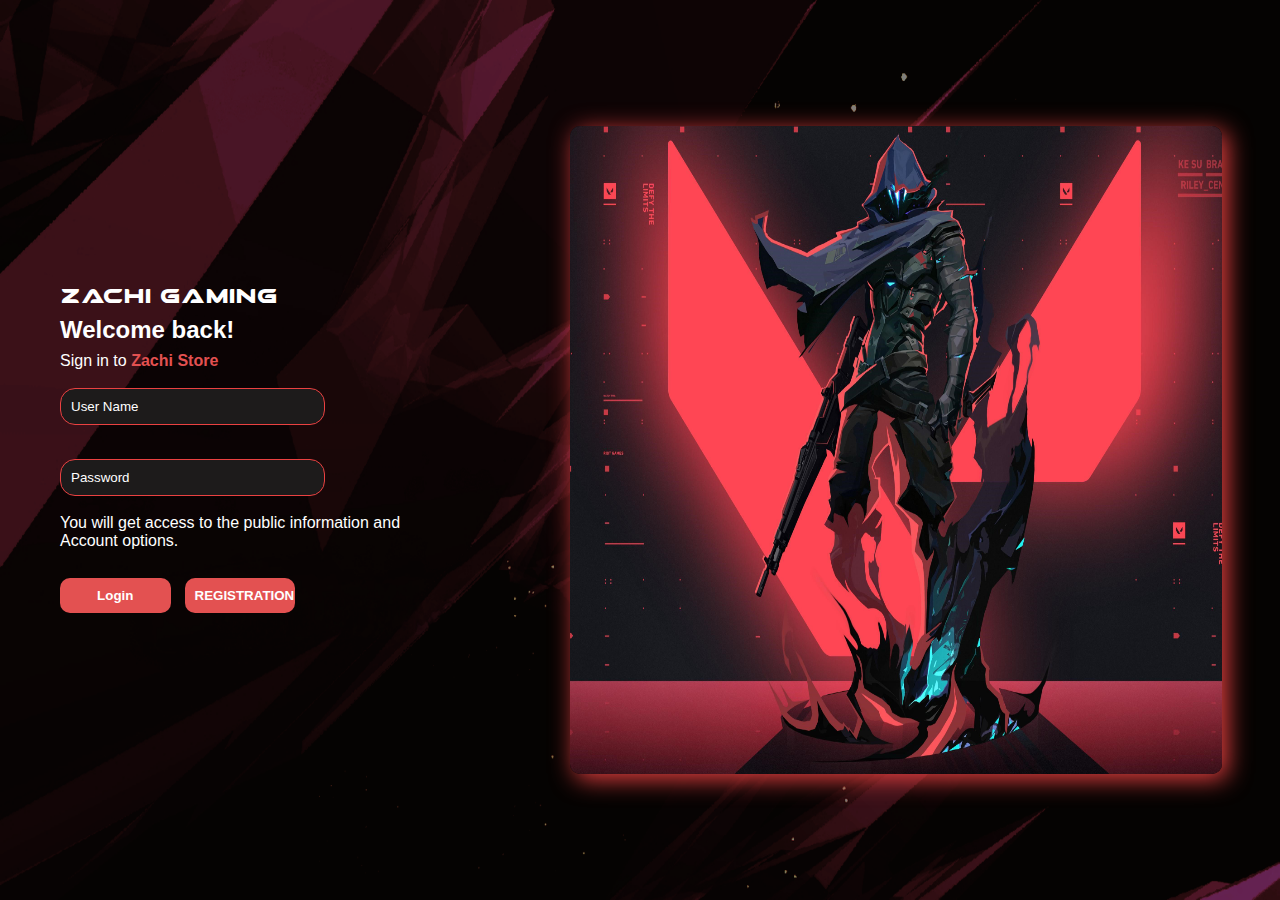
<file: index.html>
<!DOCTYPE html>
<html>
<head>
    <meta name="viewport" content="width=device-width, initial-scale=1.0">
    <title>Login</title>
    <link rel="stylesheet" type="text/css" href="./Login Page.css">
</head>
<body>
    <div class="container">
    <div class="left">
        <h1>Zachi Gaming</h1>
        <h2>Welcome back!</h2>
        <p>Sign in to <span>Zachi Store</span></p>
   
    <input type="text" placeholder="User Name"/><br>
    <input type="password" placeholder="Password" />
    <p>You will get access to the public information and <br> Account options.</p>
    <div class="but">
    <a href="./Home.html"><button>Login</button></a>
    <button>REGISTRATION</button>
    </div>
    </div>
    
    <div class="right">
        <img src="./IMG/img Right.jpg" alt="Image">
    </div>

    </div>
    
</body>
</html>
</file>
<file: Login Page.css>
*{
    padding: 0;
    margin: 0;
    box-sizing: border-box;
}
body{
    color: white;
    height: 100vh;
    background: linear-gradient(90deg, rgb(29, 28, 28) 0%, rgb(23, 22, 22) 50%, rgb(19, 18, 18) 100%);
    filter: blur(50%);
    background: url(./IMG/LOGIN_BACK.png) no-repeat fixed;
    background-size: 100% 100vh;
}
h1{
    color: rgb(255, 255, 255);
    font-size: 20px;
    font-family:fac;
}
@font-face {
    font-family: fac;
    src: url(./FONT/CANAVAR.ttf);
}
h2{
    font-family:Verdana, Geneva, Tahoma, sans-serif;
}
p{
    font-family: 'Gill Sans', 'Gill Sans MT', Calibri, 'Trebuchet MS', sans-serif;
    margin-bottom: 10px;
}
span{
    color: #e35151;
    font-weight: bold;
}

.container{
    height: 100vh;
    display: flex;
    justify-content: center;
    align-items: center;
}
.left{
    height: 100%;
    padding: 10px;
    width: 40%;
    display: flex;
    flex-direction: column;
    justify-content: center;
    align-items: flex-start;
    gap:8px;    
    padding-left: 60px;

}
.right{
    width: 60%;
    height: 80%;
    display: flex;
    justify-content: center;
    align-items: center;
}
img{
    width: 85%;
    height: 90%;
    border-radius: 10px;
    box-shadow: 5px 5px 25px #ea4141;
}
input{
    width: 60%;
    padding: 10px;
    border-radius: 15px;  
    border:1px solid #ea4141;
    background-color: rgb(29, 27, 27);
}
input::placeholder{
    color: white;
}
button{
    color: white;
    font-weight: bold;
    width: 25%;
    padding: 10px;
    border: none;
    border-radius: 10px;
    background-color: #e35151;
    margin-top: 10px;
    margin-right: 10px;
}
a{
    text-decoration: none;
    text-decoration: white;    
}
.left p:nth-child(7){
    margin-top: 10px;
}
.but{
    width: 100%;
}
@media only screen and (max-width:700px){
    .container{
        padding: 20px;
    }
    .right{
        display: none;
    }
    .left{
        align-items: center;
        width: 100%;
        height: 500px;
        left: 0;
        background-color: black;
        border-radius: 10px;
        padding-left:0 ;
        box-shadow:5px 5px 5px rgb(224, 53, 53);
    }
    .but{
        /* width: 100%; */
        display: flex;
        flex-direction: column;
        align-items: center;
        justify-content: center;
    }
    button{
        width: 50%;
    }
    a{
        margin-left:220px;
        width: 100%;
    }
    
    
}
</file>
